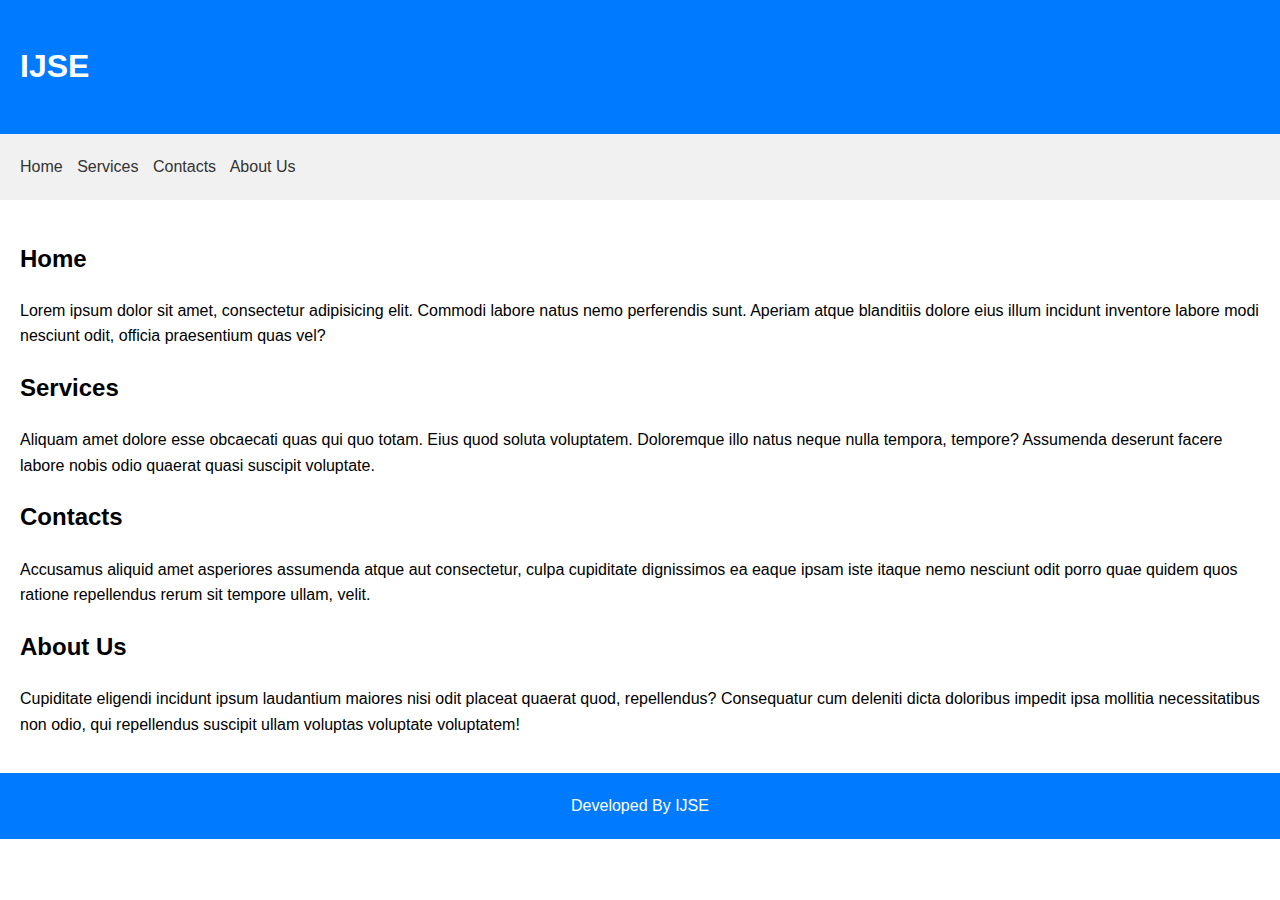
<file: index.html>
<!DOCTYPE html>
<html lang="en">
<head>
    <meta charset="UTF-8">
    <meta name="viewport" content="width=device-width, initial-scale=1.0">
    <style>
        body {
            font-family: Arial, sans-serif;
            line-height: 1.6;
            margin: 0;
            padding: 0;
        }

        header,
        nav,
        main,
        footer {
            padding: 20px;
        }

        header {
            background-color: #007BFF;
            color: white;
        }

        nav {
            background-color: #f1f1f1;
        }

        nav a {
            color: #333;
            text-decoration: none;
            margin-right: 10px;
        }

        main {
            padding: 20px;
        }

        footer {
            background-color: #007BFF;
            color: white;
            text-align: center;
        }
    </style>
    <title>IJSE Example</title>
</head>
<body>
<header>
    <h1>IJSE</h1>
</header>
<nav>
    <a href="#home">Home</a>
    <a href="#services">Services</a>
    <a href="#contacts">Contacts</a>
    <a href="#about-us">About Us</a>
</nav>
<main>
    <h2 id="home">Home</h2>
    <p>
        Lorem ipsum dolor sit amet, consectetur adipisicing elit. Commodi labore natus nemo perferendis sunt. Aperiam atque blanditiis dolore eius illum incidunt inventore labore modi nesciunt odit, officia praesentium quas vel?
    </p>
    <h2 id="services">Services</h2>
    <p>
        Aliquam amet dolore esse obcaecati quas qui quo totam. Eius quod soluta voluptatem. Doloremque illo natus neque nulla tempora, tempore? Assumenda deserunt facere labore nobis odio quaerat quasi suscipit voluptate.
    </p>
    <h2 id="contacts">Contacts</h2>
    <p>
        Accusamus aliquid amet asperiores assumenda atque aut consectetur, culpa cupiditate dignissimos ea eaque ipsam iste itaque nemo nesciunt odit porro quae quidem quos ratione repellendus rerum sit tempore ullam, velit.
    </p>
    <h2 id="about-us">About Us</h2>
    <p>
        Cupiditate eligendi incidunt ipsum laudantium maiores nisi odit placeat quaerat quod, repellendus? Consequatur cum deleniti dicta doloribus impedit ipsa mollitia necessitatibus non odio, qui repellendus suscipit ullam voluptas voluptate voluptatem!
    </p>
</main>
<footer>
    Developed By IJSE
</footer>
</body>
</html>
</file>
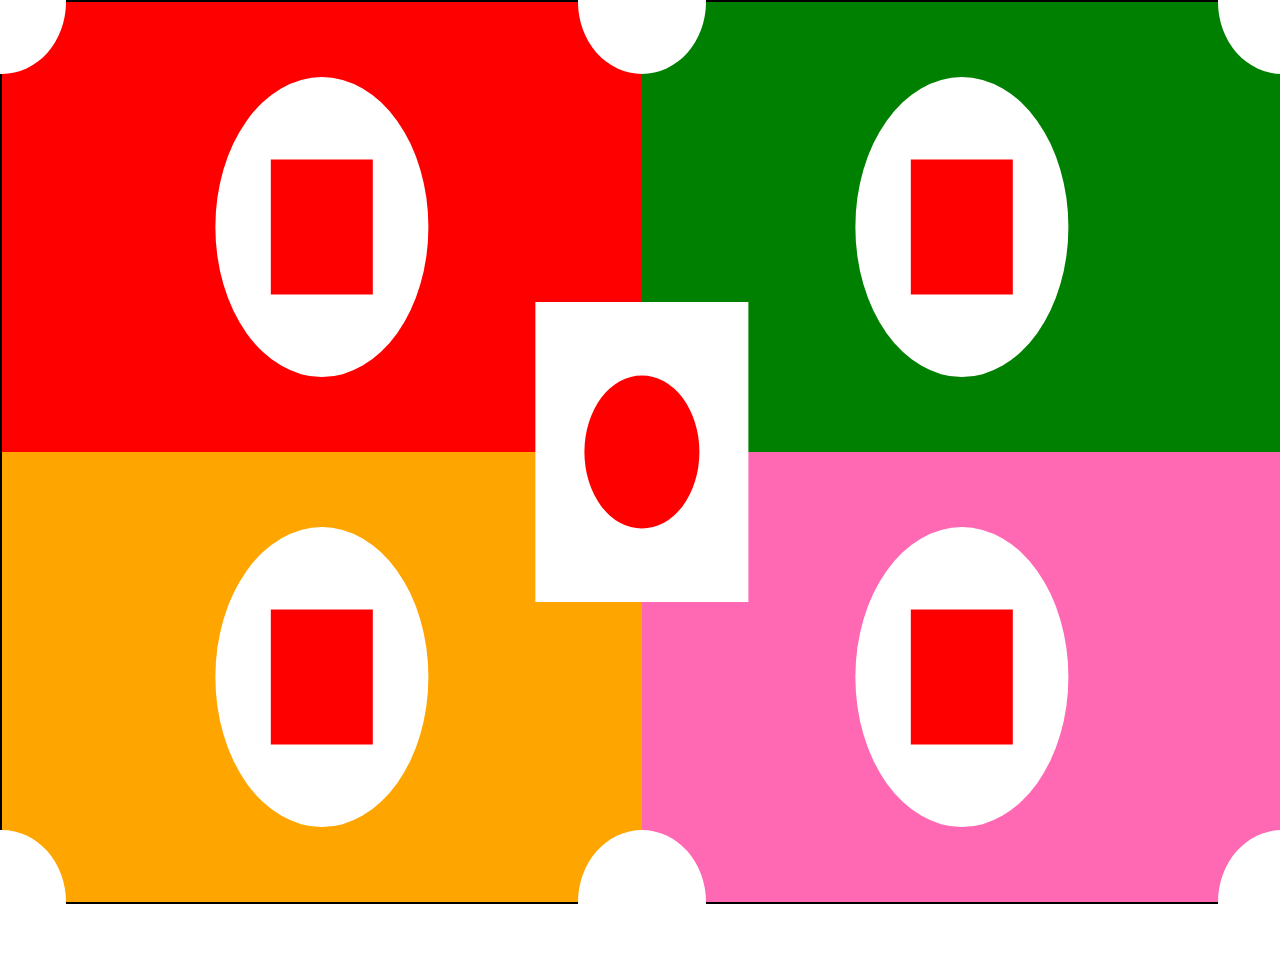
<file: case1.html>
<!DOCTYPE html>
<html lang="en">
<head>
  <meta charset="UTF-8">
  <title>CSS</title>

  <link rel="stylesheet" href="assets/normalize.css">
  <link rel="stylesheet" href="assets/case1.css">


</head>
<body>

<section>
  <div id="div1">
    <span id="span1"></span>
    <span id="circlespan1"></span>
  </div>
  <div id="div2">
    <span id="span2"></span>
    <span id="circlespan2"></span>
  </div>
  <div id="div3">
    <span id="span3"></span>
    <span id="circlespan3"></span>
  </div>
  <div id="div4">
    <span id="span4"></span>
    <span id="circlespan4"></span>
  </div>

  <span id="span"></span>
  <span id="squarespan"></span>

  <span id="cornerleftup"></span>
  <span id="cornerleftdown"></span>
  <span id="cornerrightup"></span>
  <span id="cornerrightdown"></span>

  <span id="middleup"></span>
  <span id="middledown"></span>

</section>

</body>
</html>
</file>
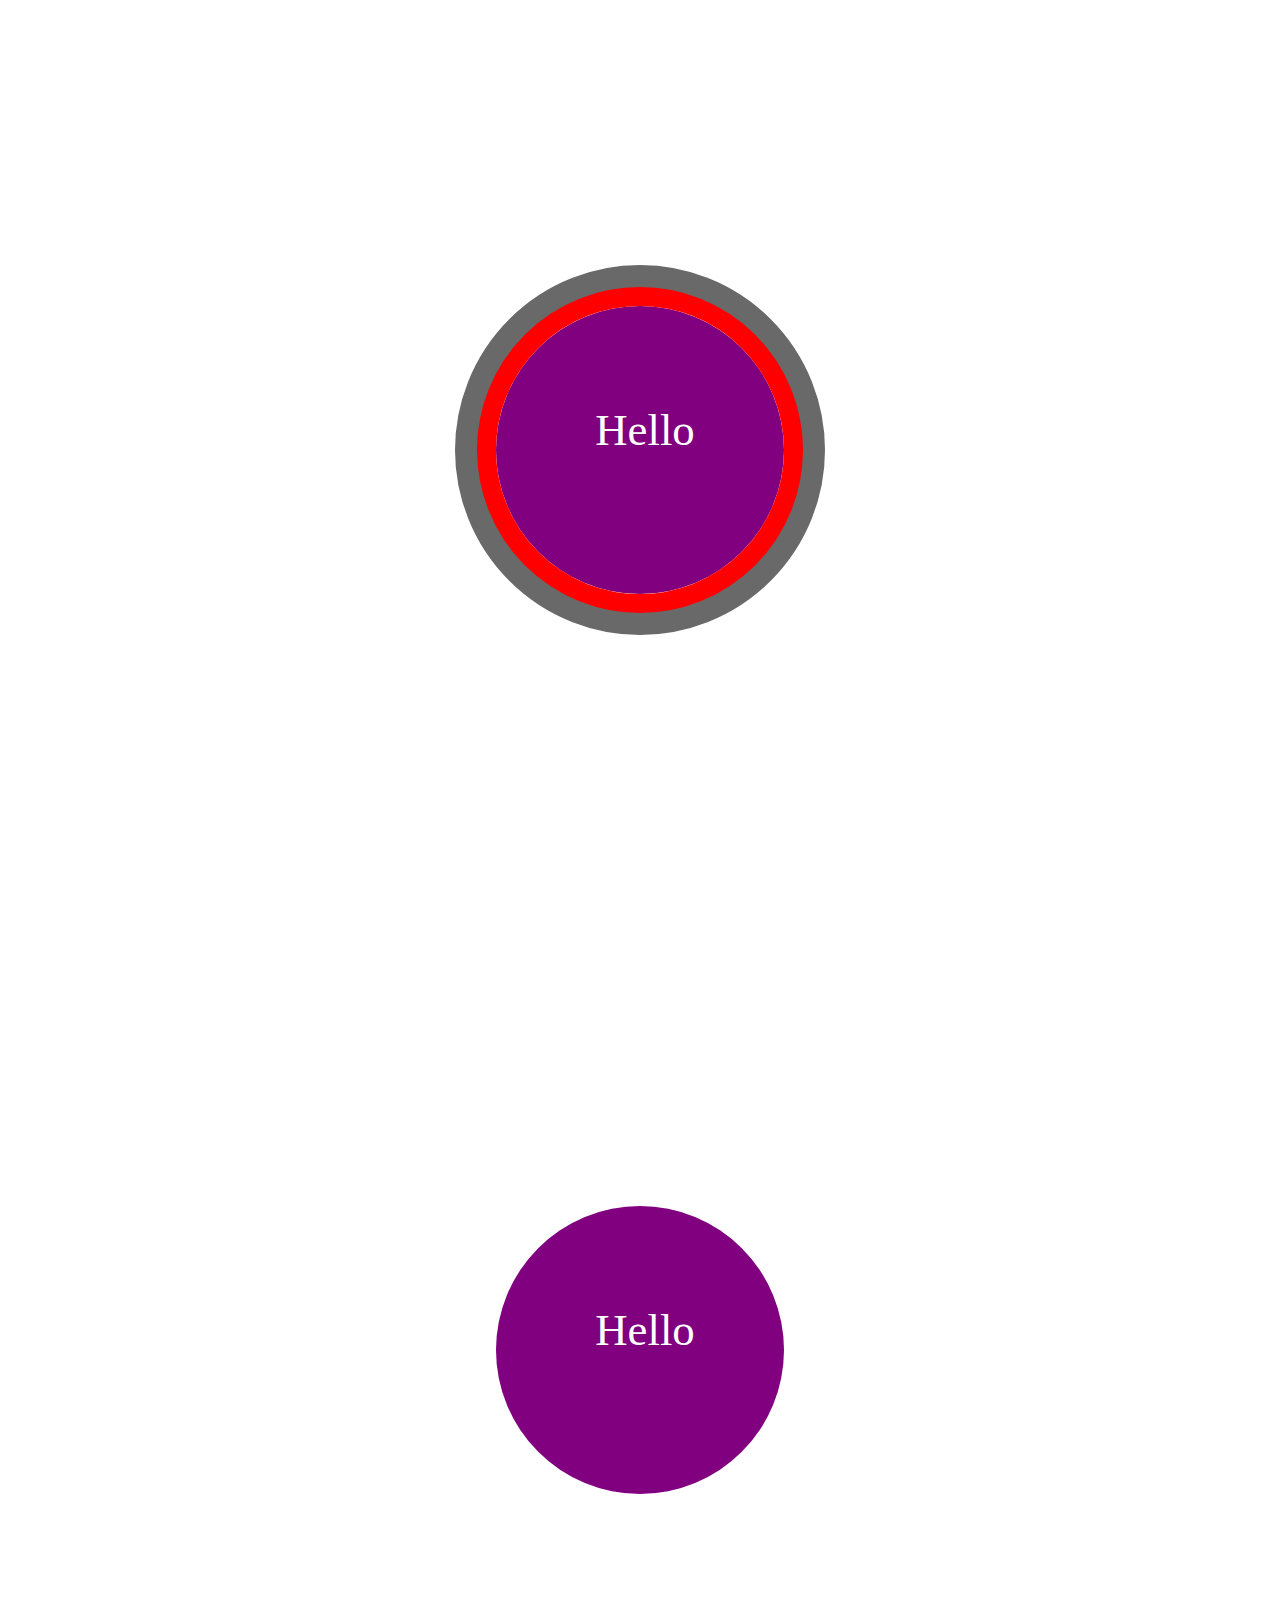
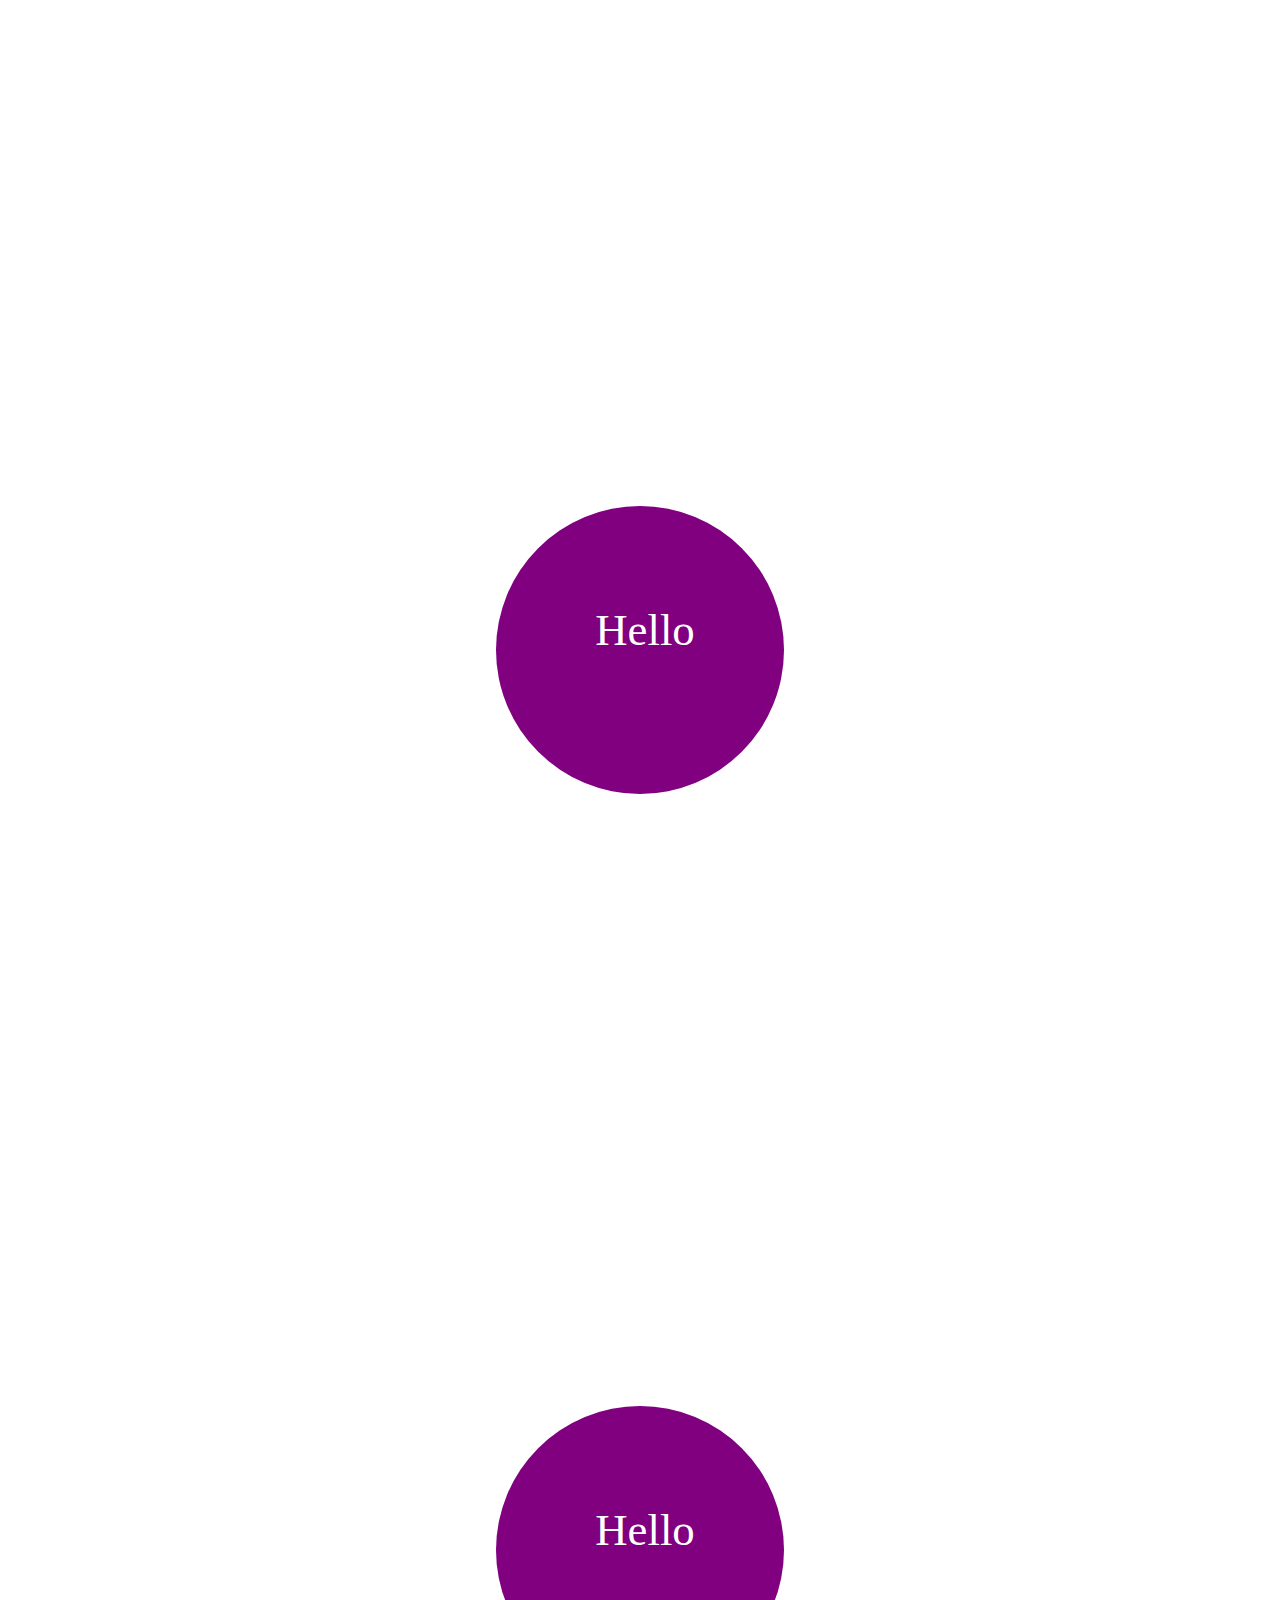
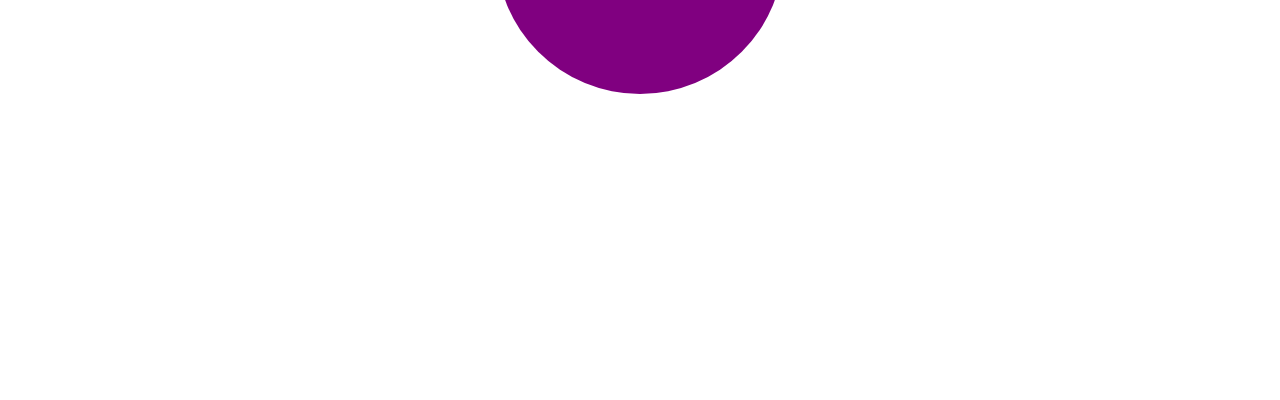
<file: case3.html>
<!DOCTYPE html>
<html lang="en">
<head>
  <link rel="stylesheet" href="assets/case3.css">
  <link rel="stylesheet" href="assets/normalize.css">
  <meta charset="UTF-8">
  <title>Title</title>
</head>
<body>

<section>
  <span id="span1">
    <div id="txt1">Hello</div>
  </span>
</section>
<section>
  <span id="span2">
    <div id="txt2">Hello</div>
  </span>
</section>
<section>
  <span id="span3">
    <div id="txt3">Hello</div>
  </span>
</section>
<section>
  <span id="span4">
    <div id="txt4">Hello</div>
  </span>
</section>

<div id="div1"></div>
<div id="div2"></div>

</body>
</html>
</file>
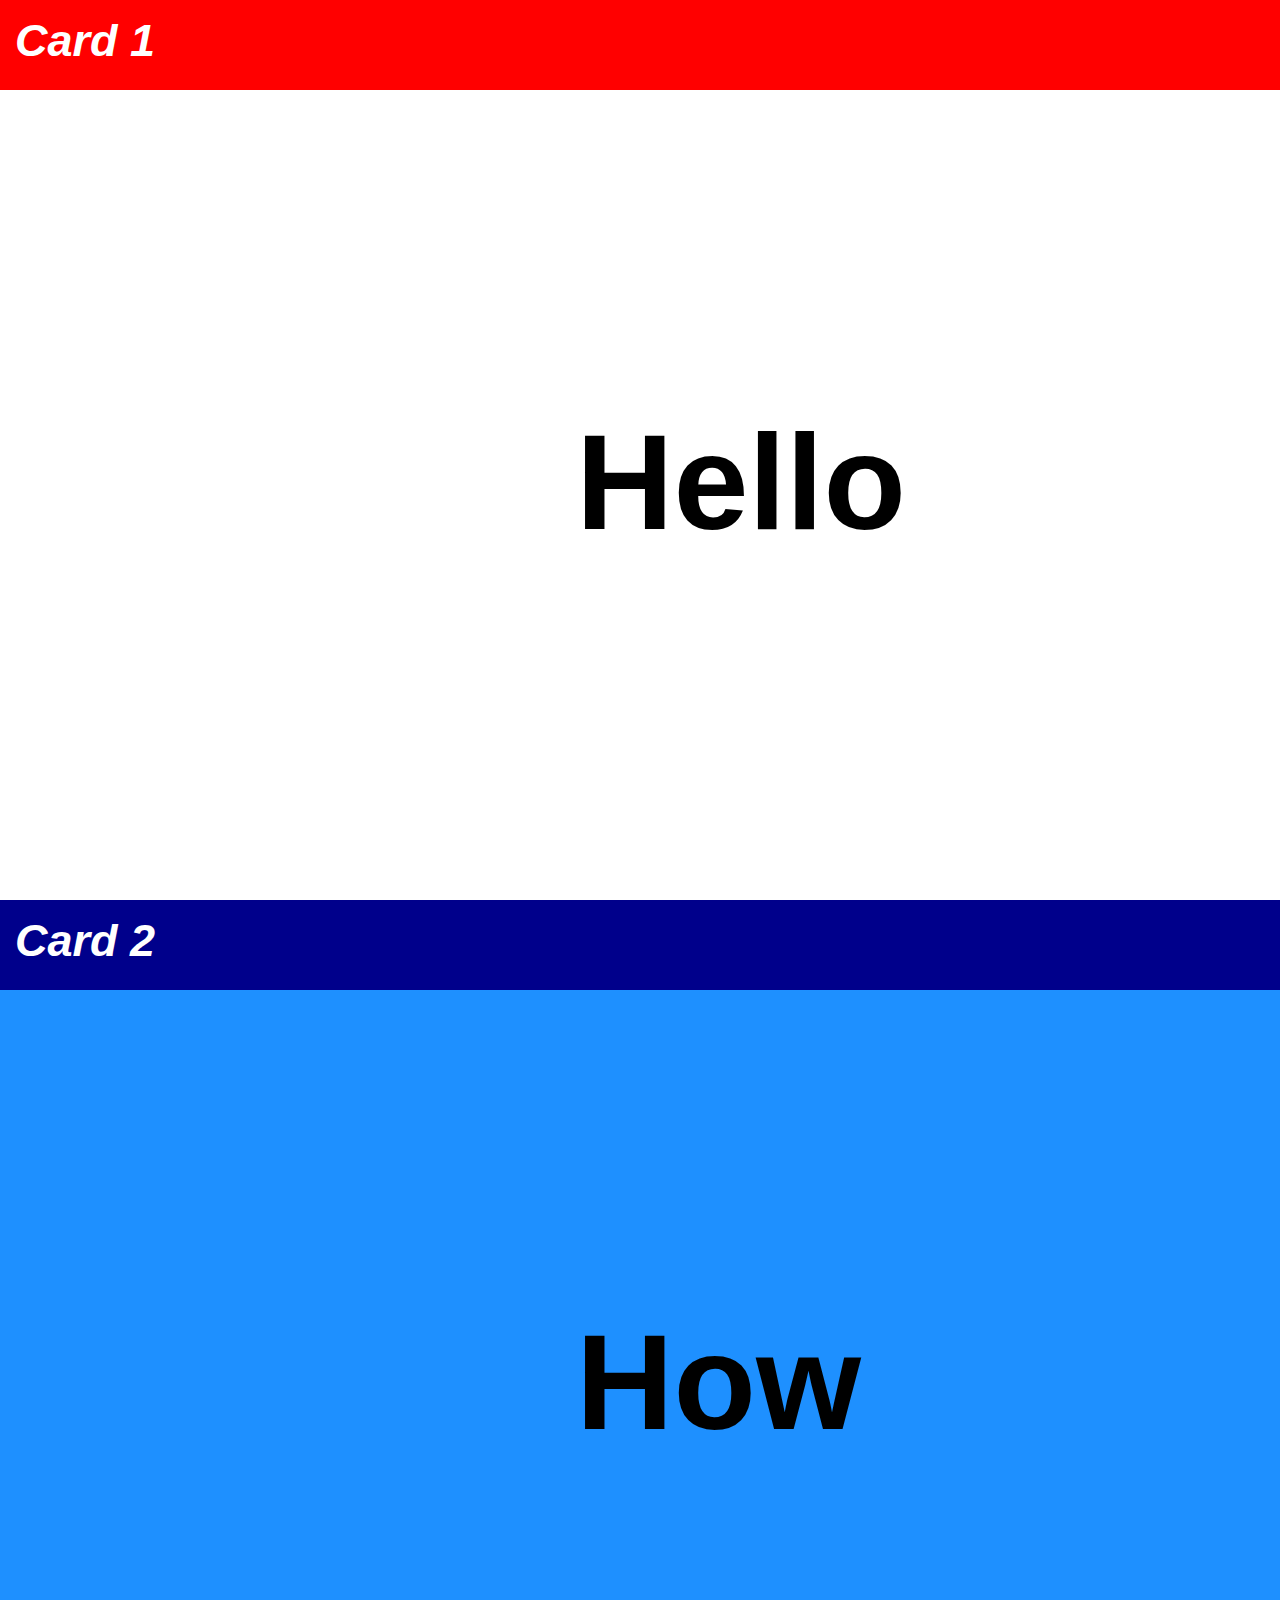
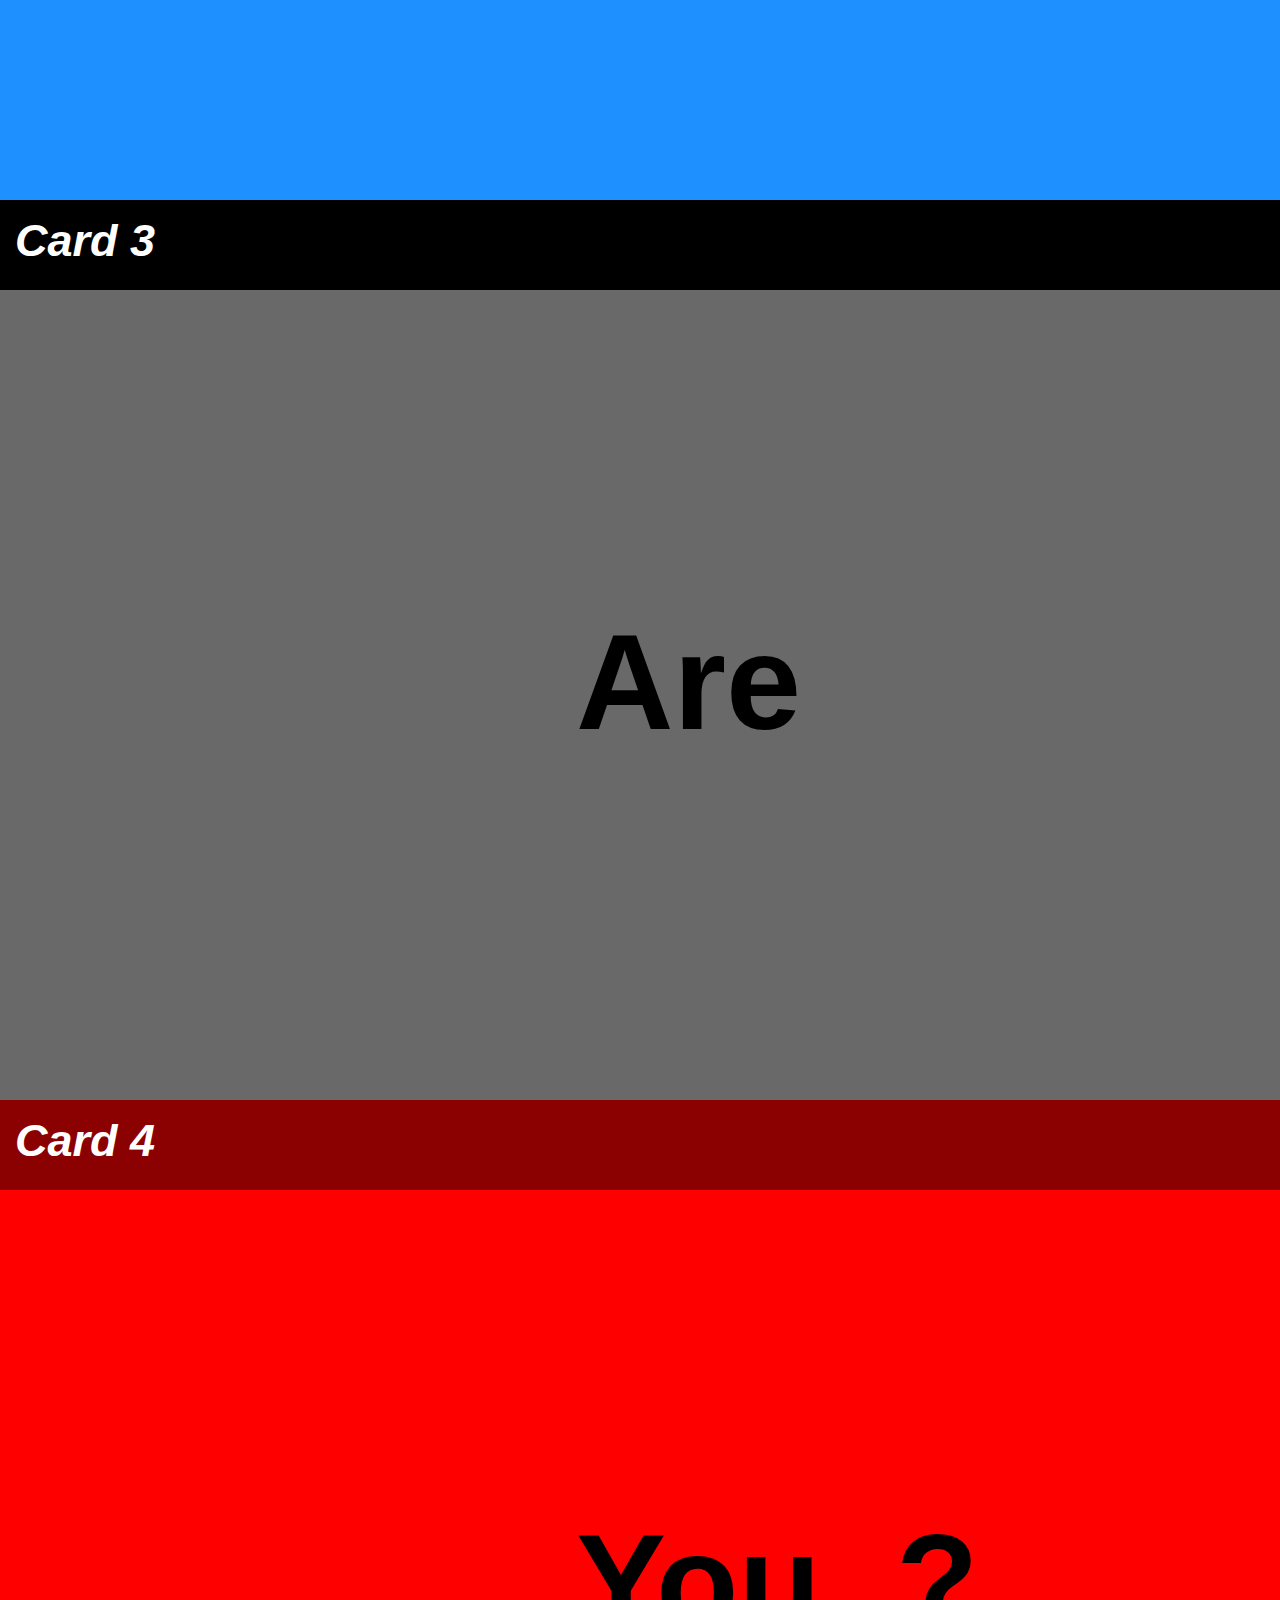
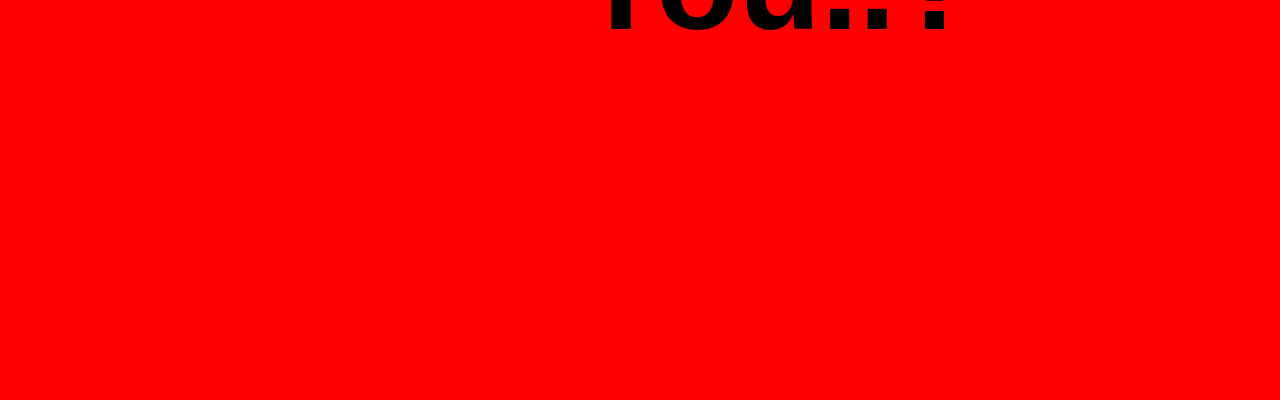
<file: case4.html>
<!DOCTYPE html>
<html lang="en">
<head>
    <link rel="stylesheet" href="assets/case4.css">
    <link rel="stylesheet" href="assets/normalize.css">
    <meta charset="UTF-8">
    <title>Title</title>
</head>
<body>

<section id="section1">
    <p class="p">Hello</p>
    <div id="div1">
        <em id="em1">Card 1</em>
    </div>
</section>
<section id="section2">
    <p class="p">How</p>
    <div id="div2">
        <em id="em2">Card 2</em>
    </div>
</section>
<section id="section3">
    <p class="p">Are</p>
    <div id="div3">
        <em id="em3">Card 3</em>
    </div>
</section>
<section id="section4">
    <p class="p">You..?</p>
    <div id="div4">
        <em id="em4">Card 4</em>
    </div>
</section>

</body>
</html>
</file>
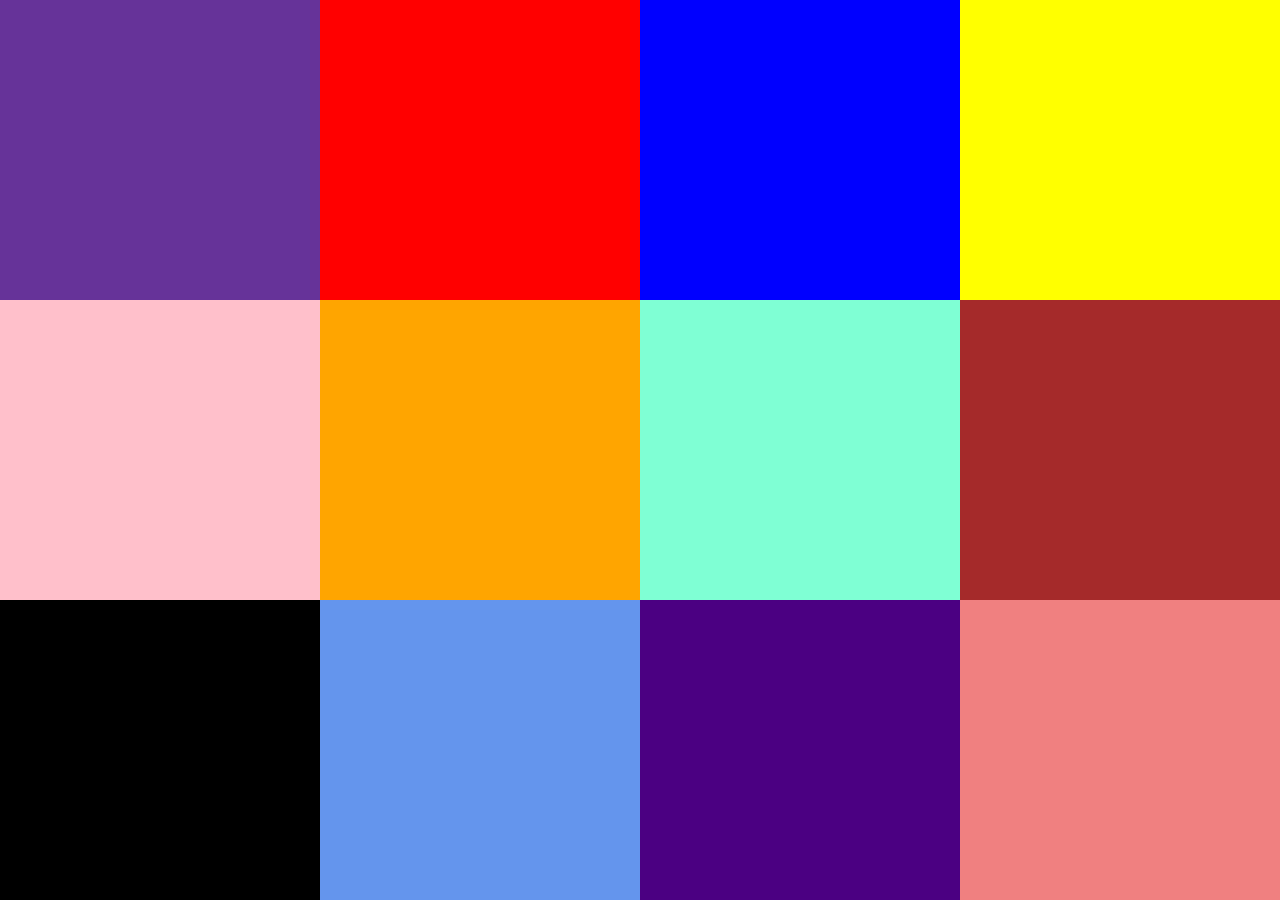
<file: case5.html>
<!DOCTYPE html>
<html lang="en">
<head>
  <link rel="stylesheet" href="assets/case5.css">
  <link rel="stylesheet" href="assets/normalize.css">
    <meta charset="UTF-8">
    <title>Title</title>
</head>
<body>

<section>
  <div></div>
  <div></div>
  <div></div>
  <div></div>
  <div></div>
  <div></div>
  <div></div>
  <div></div>
  <div></div>
  <div></div>
  <div></div>
  <div></div>
</section>

</body>
</html>
</file>
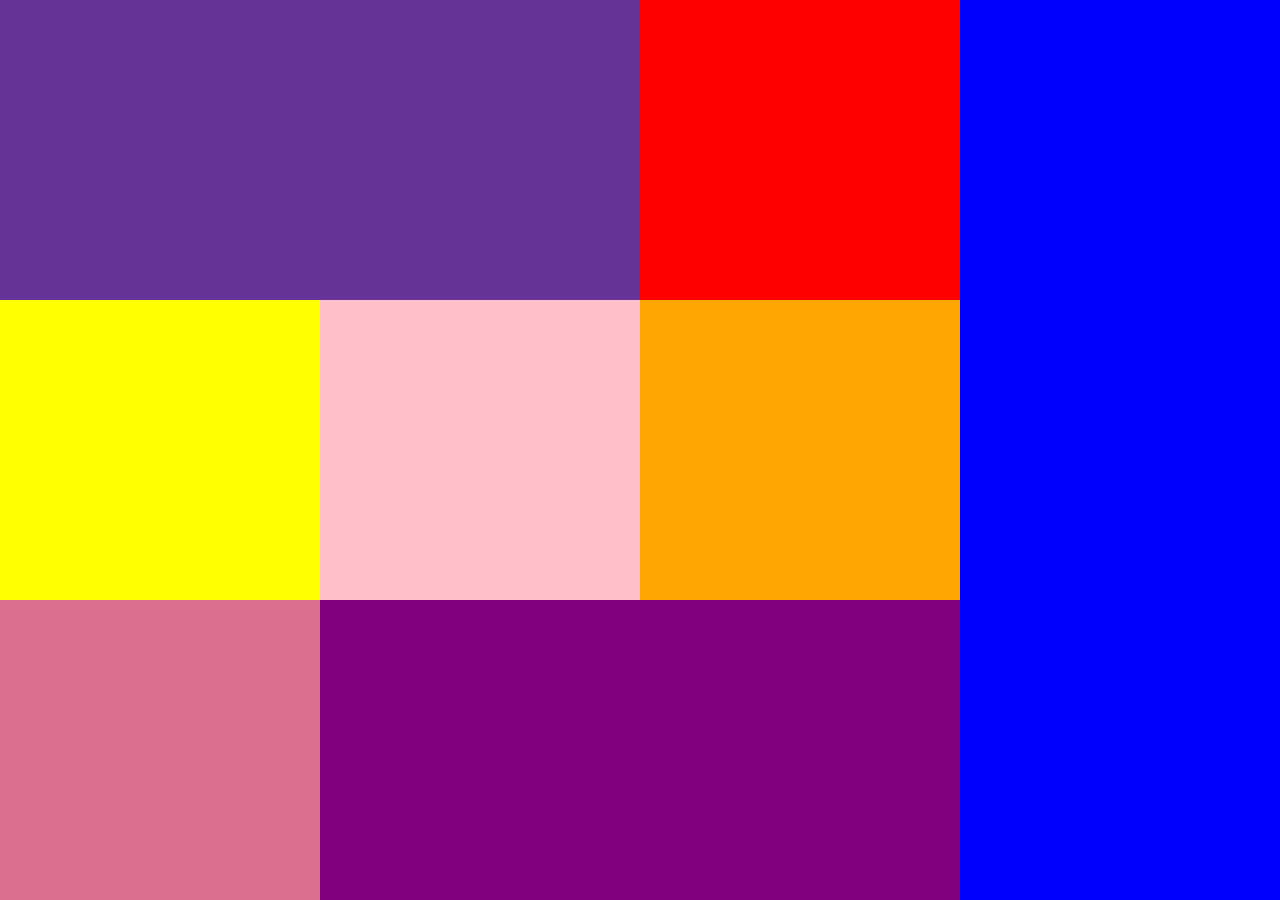
<file: case6.html>
<!DOCTYPE html>
<html lang="en">
<head>
    <link rel="stylesheet" href="assets/case6.css">
    <link rel="stylesheet" href="assets/normalize.css">
    <meta charset="UTF-8">
    <title>Title</title>
</head>
<body>

<section>
    <div></div>
    <div></div>
    <div></div>
    <div></div>
    <div></div>
    <div></div>
    <div></div>
    <div></div>
</section>

</body>
</html>
</file>
<file: assets/case1.css>
body{
    overflow: hidden;
}

section{
    width: 100vw;
    height: 100vh;

    border: black 2px solid;

    position: relative;
}


div {
    width: 50%;
    height: 50%;
    position: absolute;
}

#div1{
    background-color: red;
    top: 0;
    left: 0;
}

#div2{
    background-color: green;
    top: 0;
    right: 0;
}

#div3{
    background-color: orange;
    bottom: 0;
    left: 0;
}

#div4{
    background-color: hotpink;
    bottom: 0;
    right: 0;
}

#span{
    position: absolute;
    width: 16.66vw;
    height: 33.33vh;
    background-color: white;
    top: 50%;
    left: 50%;
    transform: translate(-50%,-50%);
}

#span1{
    position: absolute;
    width: 16.66vw;
    height: 33.33vh;
    background-color: white;
    top: 50%;
    left: 50%;
    transform: translate(-50%,-50%);
    border-radius: 100%;
}

#span2{
    position: absolute;
    width: 16.66vw;
    height: 33.33vh;
    background-color: white;
    top: 50%;
    left: 50%;
    transform: translate(-50%,-50%);
    border-radius: 100%;
}

#span3{
    position: absolute;
    width: 16.66vw;
    height: 33.33vh;
    background-color: white;
    top: 50%;
    left: 50%;
    transform: translate(-50%,-50%);
    border-radius: 100%;
}

#span4{
    position: absolute;
    width: 16.66vw;
    height: 33.33vh;
    background-color: white;
    top: 50%;
    left: 50%;
    transform: translate(-50%,-50%);
    border-radius: 100%;
}

#squarespan{
    position: absolute;
    width: 9vw;
    height: 17vh;
    background-color: red;
    top: 50%;
    left: 50%;
    transform: translate(-50%,-50%);
    border-radius: 100%;
}

#circlespan1{
    position: absolute;
    width: 8vw;
    height: 15vh;
    background-color: red;
    top: 50%;
    left: 50%;
    transform: translate(-50%,-50%);
}

#circlespan2{
    position: absolute;
    width: 8vw;
    height: 15vh;
    background-color: red;
    top: 50%;
    left: 50%;
    transform: translate(-50%,-50%);
}

#circlespan3{
    position: absolute;
    width: 8vw;
    height: 15vh;
    background-color: red;
    top: 50%;
    left: 50%;
    transform: translate(-50%,-50%);
}

#circlespan4{
    position: absolute;
    width: 8vw;
    height: 15vh;
    background-color: red;
    top: 50%;
    left: 50%;
    transform: translate(-50%,-50%);
}

#cornerleftup{
    position: absolute;
    width: 10vw;
    height: 16vh;
    background-color: white;
    top: 0;
    left: 0;
    transform: translate(-50%,-50%);
    border-radius: 100%;
}

#cornerleftdown{
    position: absolute;
    width: 10vw;
    height: 16vh;
    background-color: white;
    bottom: 0;
    left: 0;
    transform: translate(-50%,+50%);
    border-radius: 100%;
}

#cornerrightup{
    position: absolute;
    width: 10vw;
    height: 16vh;
    background-color: white;
    top: 0;
    right: 0;
    transform: translate(50%,-50%);
    border-radius: 100%;
}

#cornerrightdown{
    position: absolute;
    width: 10vw;
    height: 16vh;
    background-color: white;
    bottom: 0;
    right: 0;
    transform: translate(50%,50%);
    border-radius: 100%;
}

#middleup{
    position: absolute;
    width: 10vw;
    height: 16vh;
    background-color: white;
    top: 0;
    right: 50%;
    transform: translate(50%,-50%);
    border-radius: 100%;
}

#middledown{
    position: absolute;
    width: 10vw;
    height: 16vh;
    background-color: white;
    bottom: 0;
    right: 50%;
    transform: translate(50%,50%);
    border-radius: 100%;
}
</file>
<file: assets/case3.css>
#div1{
    width: 25vw;
    aspect-ratio: 1/1;
    border: dimgray solid 2vw;
    border-radius: 100%;
    position: fixed;
    top: 0;
    left: 0;
    right: 0;
    bottom: 0;
    margin: auto;
}

#div2{
    width: 22.5vw;
    aspect-ratio: 1/1;
    border: red solid 1.5vw;
    border-radius: 100%;
    position: fixed;
    top: 0;
    left: 0;
    right: 0;
    bottom: 0;
    margin: auto;
}

section{
    width: 100vw;
    height: 100vh;
    position: relative;
}

#span1, #span2, #span3, #span4{
    position: absolute;
    background-color: purple;
    width: 22.5vw;
    aspect-ratio: 1/1;
    border-radius: 100%;
    top: 0;
    left: 0;
    right: 0;
    bottom: 0;
    margin: auto;
}

#txt1, #txt2, #txt3, #txt4{
    text-align: center;
    font-size: 3.5vw;
    color: white;
    width: 7vw;
    aspect-ratio: 1/1;
    position: absolute;
    top: 0;
    bottom: 0;
    left: 0;
    right: 0;
    margin: auto;
}
</file>
<file: assets/case4.css>
#section1{
    width: 100vw;
    height: 100vh;
    position: relative;
    background-color: white;
}

#section2{
    width: 100vw;
    height: 100vh;
    position: relative;
    background-color: dodgerblue;
}

#section3{
    width: 100vw;
    height: 100vh;
    position: relative;
    background-color: dimgray;
}

#section4{
    width: 100vw;
    height: 100vh;
    position: relative;
    background-color: red;
}

#div1{
    width: 100vw;
    height: 10vh;
    position: sticky;
    background-color: red;
    top: 0;
}

#div2{
    width: 100vw;
    height: 10vh;
    position: sticky;
    background-color: darkblue;
    top: 0;
}

#div3{
    width: 100vw;
    height: 10vh;
    position: sticky;
    background-color: black;
    top: 0;
}

#div4{
    width: 100vw;
    height: 10vh;
    position: sticky;
    background-color: darkred;
    top: 0;
}

#em1, #em2, #em3, #em4{
    position: absolute;
    top: 0;
    left: 0;
    margin: auto;
    font-size: 5vh;
    color: white;
    font-family: Arial;
    font-weight: bold;
    padding: 15px;
}

.p{
    width: 10vw;
    height: 10vh;
    position: absolute;
    top: 0;
    left: 0;
    right: 0;
    bottom: 0;
    margin: auto;
    font-size: 15vh;
    color: black;
    font-family: Arial;
    font-weight: bold;
}
</file>
<file: assets/case5.css>
section{
    width: 100vw;
    height: 100vh;
    background: green;

    display: grid;
    grid-template-columns: repeat(4, 1fr);
}

section>div:nth-child(1){
    background: rebeccapurple;
}

section>div:nth-child(2){
    background: red;
}
section>div:nth-child(3){
    background: blue;
}
section>div:nth-child(4){
    background: yellow;
}
section>div:nth-child(5){
    background: pink;
}
section>div:nth-child(6){
    background: orange;
}
section>div:nth-child(7){
    background: aquamarine;
}
section>div:nth-child(8){
    background: brown;
}
section>div:nth-child(9){
    background: black;
}
section>div:nth-child(10){
    background: cornflowerblue;
}
section>div:nth-child(11){
    background: indigo;
}
section>div:nth-child(12){
    background: lightcoral;
}
</file>
<file: assets/case6.css>
section{
    width: 100vw;
    height: 100vh;
    background: green;

    display: grid;
    grid-template-columns: repeat(4, 1fr);
}

section>div:nth-child(1){
    background: rebeccapurple;
    grid-column: 1/3;
}

section>div:nth-child(2){
    background: red;
}
section>div:nth-child(3){
    background: blue;
    grid-column: 4/5;
    grid-row: 1/4;
}
section>div:nth-child(4){
    background: yellow;
}
section>div:nth-child(5){
    background: pink;
}
section>div:nth-child(6){
    background: orange;
}
section>div:nth-child(7){
    background: palevioletred;
}
section>div:nth-child(8){
    background: purple;
    grid-column: 2/4;
}
</file>
